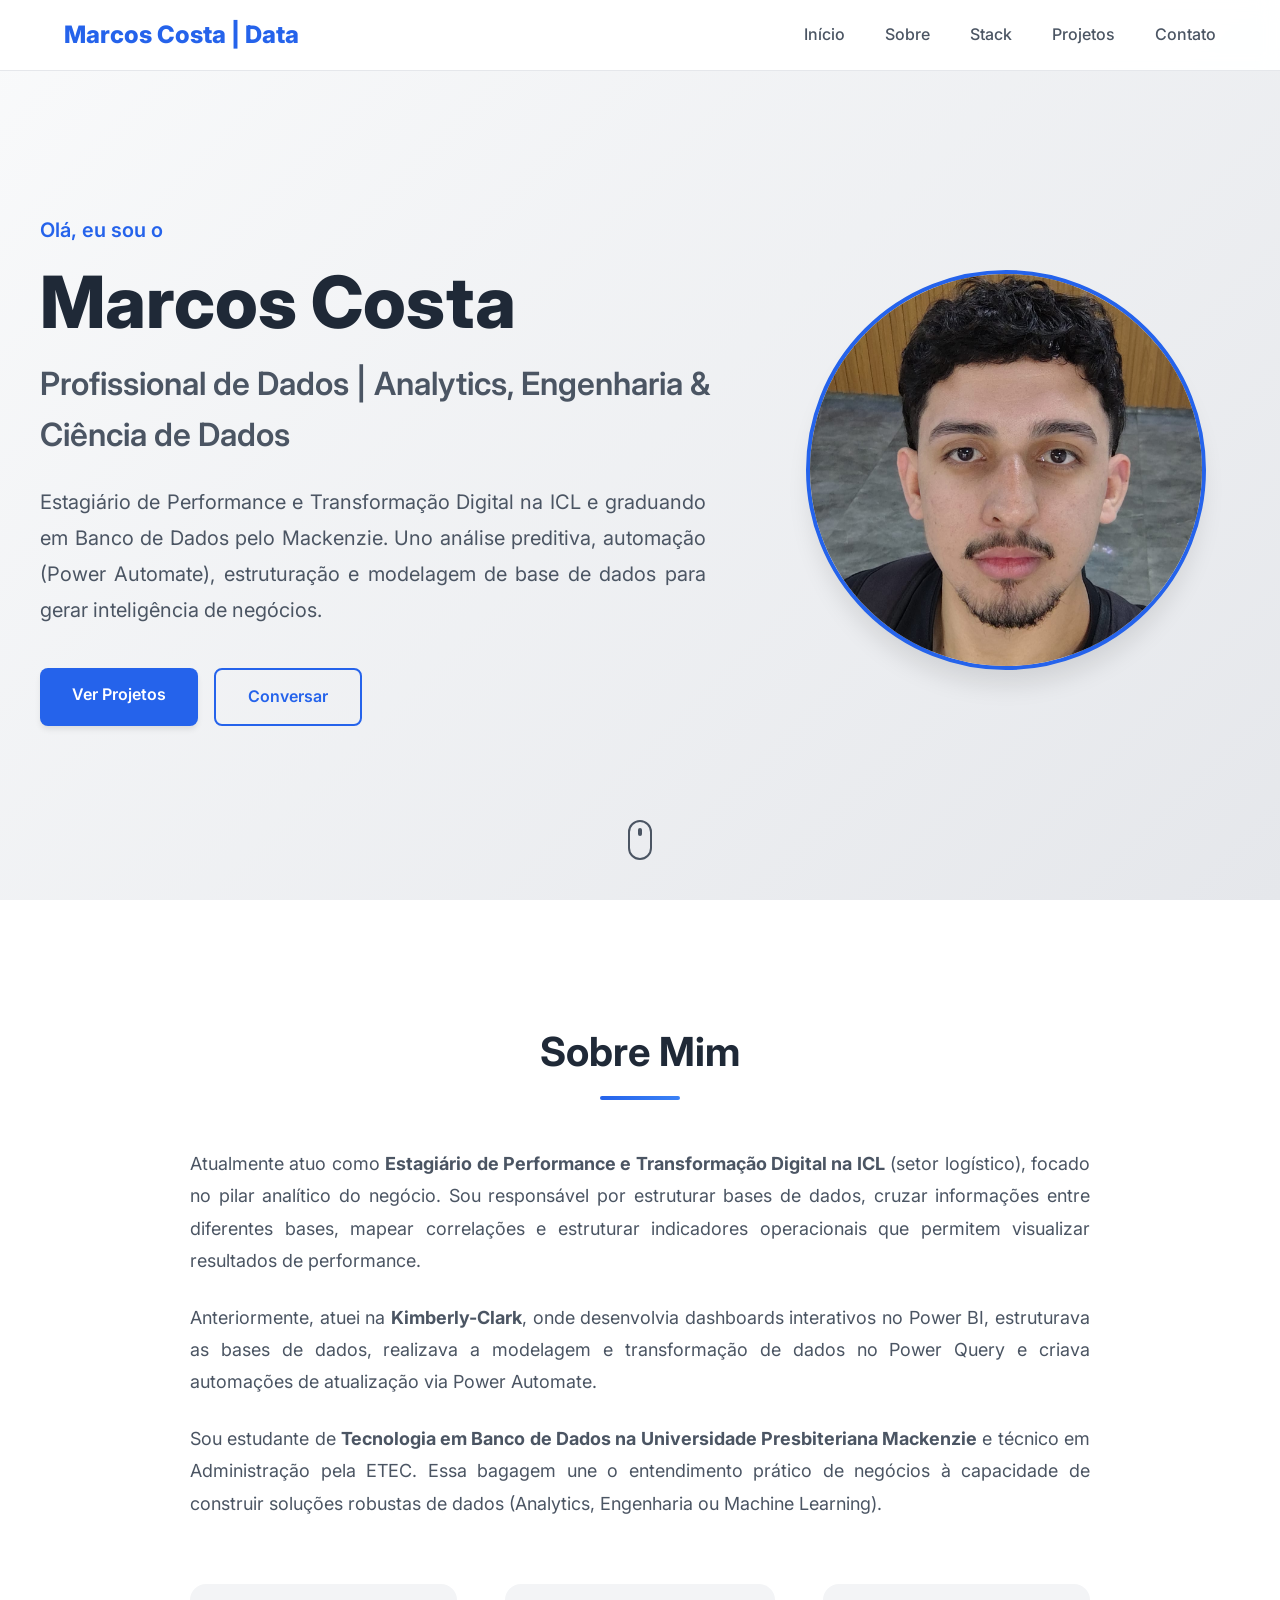
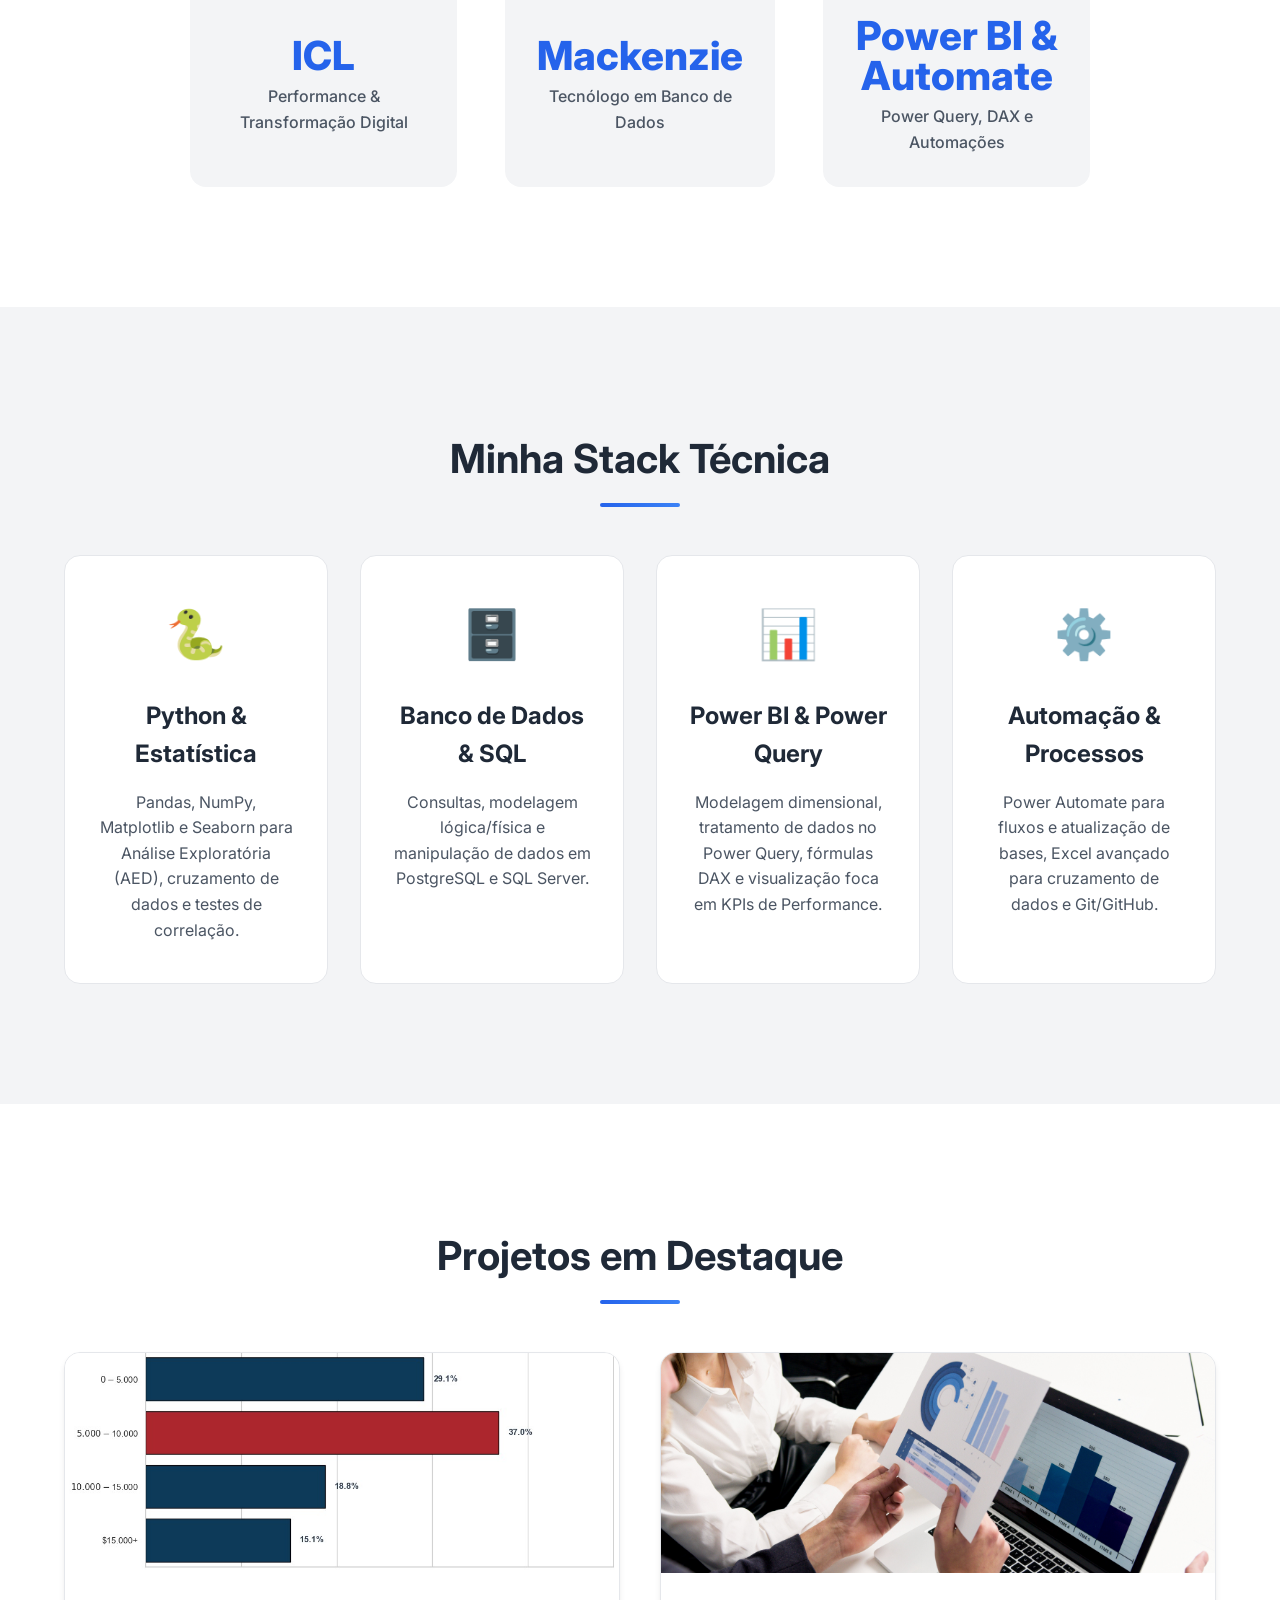
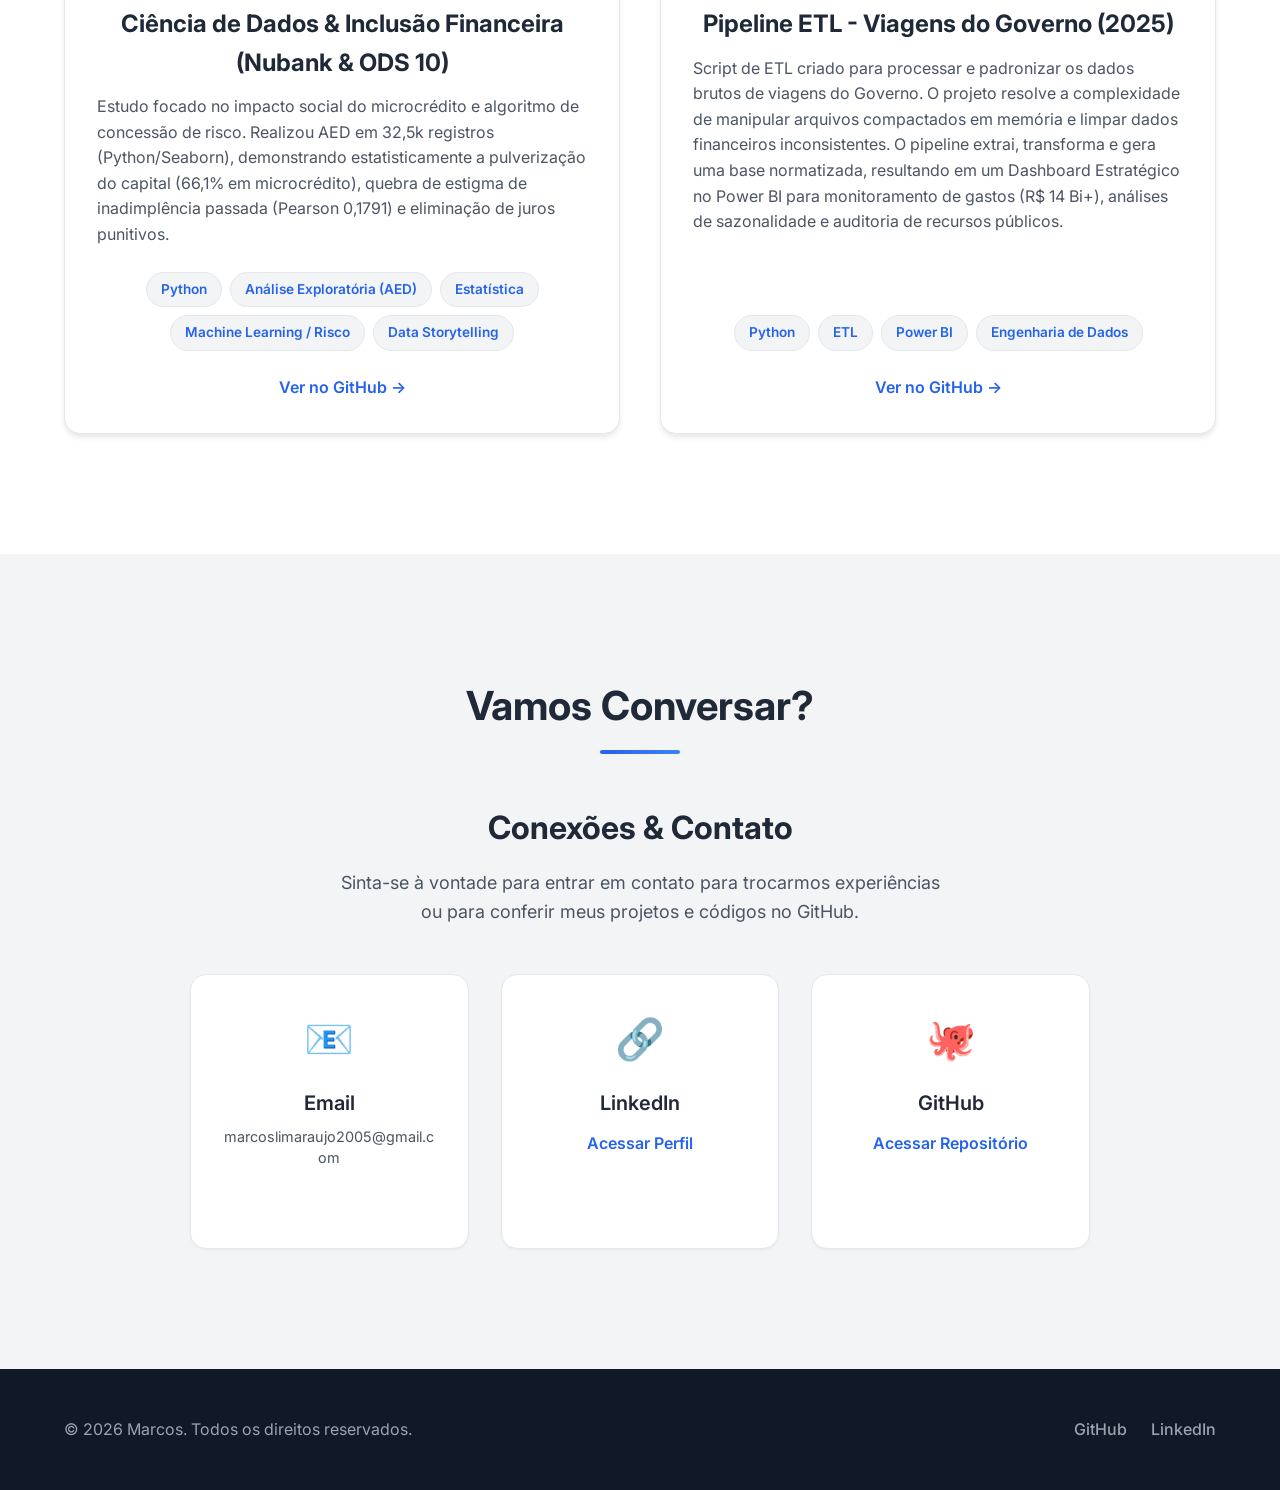
<file: index.html>
<!doctype html>
<html lang="pt-BR">
<head>
  <meta charset="UTF-8" />
  <meta name="viewport" content="width=device-width, initial-scale=1.0" />
  <title>Portfólio de Dados | Marcos Costa</title>
  <link rel="stylesheet" href="style.css" />
  <link href="https://fonts.googleapis.com/css2?family=Inter:wght@400;500;600;700;800&display=swap" rel="stylesheet">
</head>
<body>
  <nav class="navbar">
    <div class="nav-container">
      <a href="#home" class="logo">Marcos Costa | Data</a>
      <ul class="nav-menu">
        <li><a href="#home" class="nav-link">Início</a></li>
        <li><a href="#about" class="nav-link">Sobre</a></li>
        <li><a href="#skills" class="nav-link">Stack</a></li>
        <li><a href="#projects" class="nav-link">Projetos</a></li>
        <li><a href="#contact" class="nav-link">Contato</a></li>
      </ul>
    </div>
  </nav>

  <section id="home" class="hero">
    <div class="hero-content">
      <div class="hero-text">
        <span class="hero-greeting">Olá, eu sou o</span>
        <h1 class="hero-name">Marcos Costa</h1>
        <h2 class="hero-title">Profissional de Dados | Analytics, Engenharia & Ciência de Dados</h2>
        <p class="hero-description">
          Estagiário de Performance e Transformação Digital na ICL e graduando em Banco de Dados pelo Mackenzie. Uno análise preditiva, automação (Power Automate), estruturação e modelagem de base de dados para gerar inteligência de negócios.
        </p>
        <div class="hero-buttons">
          <a href="#projects" class="btn btn-primary">Ver Projetos</a>
          <a href="#contact" class="btn btn-secondary">Conversar</a>
        </div>
      </div>

      <div class="hero-image-container">
        <div class="hero-placeholder">
          <span>
            <img src="img/foto.jpg" alt="Foto de Marcos Costa"/>
          </span>
        </div>
      </div>
    </div>
    
    <div class="scroll-indicator">
      <span></span>
    </div>
  </section>

  <section id="about" class="about">
    <div class="container">
      <h2 class="section-title">Sobre Mim</h2>
      <div class="about-content">
        <div class="about-text">
          <p>
            Atualmente atuo como <strong>Estagiário de Performance e Transformação Digital na ICL</strong> (setor logístico), focado no pilar analítico do negócio. Sou responsável por estruturar bases de dados, cruzar informações entre diferentes bases, mapear correlações e estruturar indicadores operacionais que permitem visualizar resultados de performance.
          </p>
          <p>
            Anteriormente, atuei na <strong>Kimberly-Clark</strong>, onde desenvolvia dashboards interativos no Power BI, estruturava as bases de dados, realizava a modelagem e transformação de dados no Power Query e criava automações de atualização via Power Automate.
          </p>
          <p>
            Sou estudante de <strong>Tecnologia em Banco de Dados na Universidade Presbiteriana Mackenzie</strong> e técnico em Administração pela ETEC. Essa bagagem une o entendimento prático de negócios à capacidade de construir soluções robustas de dados (Analytics, Engenharia ou Machine Learning).
          </p>

          <div class="about-stats">
            <div class="stat">
              <span class="stat-number">ICL</span>
              <span class="stat-label">Performance & Transformação Digital</span>
            </div>
            <div class="stat">
              <span class="stat-number">Mackenzie</span>
              <span class="stat-label">Tecnólogo em Banco de Dados</span>
            </div>
            <div class="stat">
              <span class="stat-number">Power BI & Automate</span>
              <span class="stat-label">Power Query, DAX e Automações</span>
            </div>
          </div>
        </div>
      </div>
    </div>
  </section>

  <section id="skills" class="skills">
    <div class="container">
      <h2 class="section-title">Minha Stack Técnica</h2>
      <div class="skills-grid">
        <div class="skill-card">
          <div class="skill-icon">🐍</div>
          <h3>Python & Estatística</h3>
          <p>Pandas, NumPy, Matplotlib e Seaborn para Análise Exploratória (AED), cruzamento de dados e testes de correlação.</p>
        </div>
        <div class="skill-card">
          <div class="skill-icon">🗄️</div>
          <h3>Banco de Dados & SQL</h3>
          <p>Consultas, modelagem lógica/física e manipulação de dados em PostgreSQL e SQL Server.</p>
        </div>
        <div class="skill-card">
          <div class="skill-icon">📊</div>
          <h3>Power BI & Power Query</h3>
          <p>Modelagem dimensional, tratamento de dados no Power Query, fórmulas DAX e visualização foca em KPIs de Performance.</p>
        </div>
        <div class="skill-card">
          <div class="skill-icon">⚙️</div>
          <h3>Automação & Processos</h3>
          <p>Power Automate para fluxos e atualização de bases, Excel avançado para cruzamento de dados e Git/GitHub.</p>
        </div>
      </div>
    </div>
  </section>

  <section id="projects" class="projects">
    <div class="container">
      <h2 class="section-title">Projetos em Destaque</h2>
      <div class="projects-grid">
        <div class="project-card">
          <div class="project-image">
            <img src="img/AED.jpg" alt="Análise de Dados e Inclusão Financeira - Nubank" />
          </div>
          <div class="project-content">
            <h3>Ciência de Dados & Inclusão Financeira (Nubank & ODS 10)</h3>
            <p>Estudo focado no impacto social do microcrédito e algoritmo de concessão de risco. Realizou AED em 32,5k registros (Python/Seaborn), demonstrando estatisticamente a pulverização do capital (66,1% em microcrédito), quebra de estigma de inadimplência passada (Pearson 0,1791) e eliminação de juros punitivos.</p>
            <div class="project-tags">
              <span class="tag">Python</span>
              <span class="tag">Análise Exploratória (AED)</span>
              <span class="tag">Estatística</span>
              <span class="tag">Machine Learning / Risco</span>
              <span class="tag">Data Storytelling</span>
            </div>
            <a href="https://github.com/marcosaraujoCL/projeto-aplicado-inclusao-financeira" target="_blank" rel="noopener noreferrer" class="project-link">Ver no GitHub →</a>
          </div>
        </div>

        <div class="project-card">
          <div class="project-image">
            <img src="img/etl_viagens.jpg" alt="Pipeline ETL" />
          </div>
          <div class="project-content">
            <h3>Pipeline ETL - Viagens do Governo (2025)</h3>
            <p>Script de ETL criado para processar e padronizar os dados brutos de viagens do Governo. O projeto resolve a complexidade de manipular arquivos compactados em memória e limpar dados financeiros inconsistentes. O pipeline extrai, transforma e gera uma base normatizada, resultando em um Dashboard Estratégico no Power BI para monitoramento de gastos (R$ 14 Bi+), análises de sazonalidade e auditoria de recursos públicos.</p>
            <div class="project-tags">
              <span class="tag">Python</span>
              <span class="tag">ETL</span>
              <span class="tag">Power BI</span>
              <span class="tag">Engenharia de Dados</span>
            </div>
            <a href="https://github.com/marcosaraujoCL/etl-viagens-governo-br" target="_blank" rel="noopener noreferrer" class="project-link">Ver no GitHub →</a>
          </div>
        </div>
      </div>
    </div>
  </section>

  <section id="contact" class="contact">
    <div class="container">
      <h2 class="section-title">Vamos Conversar?</h2>
      <div class="contact-content-centered">
        <div class="contact-info-full">
          <h3>Conexões & Contato</h3>
          <p>
            Sinta-se à vontade para entrar em contato para trocarmos experiências ou para conferir meus projetos e códigos no GitHub.
          </p>
          <div class="contact-methods-row">
            <div class="contact-card">
              <span class="contact-icon">📧</span>
              <h4>Email</h4>
              <p class="email-text">marcoslimaraujo2005@gmail.com</p>
            </div>
            <div class="contact-card">
              <span class="contact-icon">🔗</span>
              <h4>LinkedIn</h4>
              <a href="https://www.linkedin.com/in/marcos-costa-92932932b?utm_source=share&utm_campaign=share_via&utm_content=profile&utm_medium=android_app" target="_blank" rel="noopener noreferrer">Acessar Perfil</a>
            </div>
            <div class="contact-card">
              <span class="contact-icon">🐙</span>
              <h4>GitHub</h4>
              <a href="https://github.com/marcosaraujoCL" target="_blank" rel="noopener noreferrer">Acessar Repositório</a>
            </div>
          </div>
        </div>
      </div>
    </div>
  </section>

  <footer class="footer">
    <div class="container">
      <div class="footer-content">
        <p>&copy; 2026 Marcos. Todos os direitos reservados.</p>
        <div class="social-links">
          <a href="https://github.com/marcosaraujoCL" target="_blank" rel="noopener noreferrer" class="social-link">GitHub</a>
          <a href="https://www.linkedin.com/in/marcos-costa-92932932b?utm_source=share&utm_campaign=share_via&utm_content=profile&utm_medium=android_app" target="_blank" rel="noopener noreferrer" class="social-link">LinkedIn</a>
        </div>
      </div>
    </div>
  </footer>
</body>
</html>
</file>
<file: style.css>
* {
  margin: 0;
  padding: 0;
  box-sizing: border-box;
}

:root {
  --primary-color: #2563eb;
  --secondary-color: #1e40af;
  --accent-color: #3b82f6;
  --text-primary: #1f2937;
  --text-secondary: #4b5563;
  --text-light: #9ca3af;
  --bg-primary: #ffffff;
  --bg-secondary: #f3f4f6;
  --bg-dark: #111827;
  --border-color: #e5e7eb;
  --shadow-sm: 0 1px 2px 0 rgba(0, 0, 0, 0.05);
  --shadow-md: 0 4px 6px -1px rgba(0, 0, 0, 0.1);
  --shadow-lg: 0 10px 15px -3px rgba(0, 0, 0, 0.1);
  --shadow-xl: 0 20px 25px -5px rgba(0, 0, 0, 0.1);
}

html {
  scroll-behavior: smooth;
  font-size: 16px;
}

body {
  font-family: 'Inter', -apple-system, BlinkMacSystemFont, 'Segoe UI', Roboto, sans-serif;
  line-height: 1.6;
  color: var(--text-primary);
  background-color: var(--bg-primary);
  overflow-x: hidden;
}

.container {
  max-width: 1200px;
  margin: 0 auto;
  padding: 0 24px;
}

/* Títulos das Seções */
.section-title {
  font-size: 2.5rem;
  font-weight: 700;
  text-align: center;
  margin-bottom: 64px;
  color: var(--text-primary);
  position: relative;
}

.section-title::after {
  content: '';
  position: absolute;
  bottom: -16px;
  left: 50%;
  transform: translateX(-50%);
  width: 80px;
  height: 4px;
  background: linear-gradient(90deg, var(--primary-color), var(--accent-color));
  border-radius: 2px;
}

/* Navbar */
.navbar {
  position: fixed;
  top: 0;
  left: 0;
  right: 0;
  background: rgba(255, 255, 255, 0.95);
  backdrop-filter: blur(10px);
  border-bottom: 1px solid var(--border-color);
  padding: 16px 0;
  z-index: 1000;
  transition: all 0.3s ease;
}

.nav-container {
  max-width: 1200px;
  margin: 0 auto;
  padding: 0 24px;
  display: flex;
  justify-content: space-between;
  align-items: center;
}

.logo {
  font-size: 1.5rem;
  font-weight: 800;
  color: var(--primary-color);
  text-decoration: none;
  transition: color 0.3s ease;
}

.logo:hover {
  color: var(--accent-color);
}

.nav-menu {
  display: flex;
  list-style: none;
  gap: 40px;
  align-items: center;
}

.nav-link {
  color: var(--text-secondary);
  text-decoration: none;
  font-weight: 500;
  transition: color 0.3s ease;
  position: relative;
}

.nav-link::after {
  content: '';
  position: absolute;
  bottom: -4px;
  left: 0;
  width: 0;
  height: 2px;
  background: var(--primary-color);
  transition: width 0.3s ease;
}

.nav-link:hover {
  color: var(--primary-color);
}

.nav-link:hover::after {
  width: 100%;
}

/* --- Hero Section --- */
.hero {
  min-height: 100vh;
  display: flex;
  flex-direction: column;
  justify-content: center;
  position: relative;
  background: linear-gradient(135deg, #f9fafb 0%, #e5e7eb 100%);
  padding: 120px 24px 80px;
}

.hero-content {
  max-width: 1200px;
  width: 100%;
  margin: 0 auto;
  display: grid;
  grid-template-columns: 1.5fr 1fr; 
  align-items: center;
  gap: 32px;
}

.hero-text {
  width: 100%;
  text-align: left;
}

.hero-greeting {
  display: inline-block;
  font-size: 1.25rem;
  font-weight: 600;
  color: var(--primary-color);
  margin-bottom: 16px;
  animation: fadeInUp 0.6s ease;
}

.hero-name {
  font-size: 4.5rem;
  font-weight: 800;
  line-height: 1.1;
  margin-bottom: 16px;
  color: var(--text-primary);
  animation: fadeInUp 0.6s ease 0.1s backwards;
}

.hero-title {
  font-size: 2rem;
  font-weight: 600;
  color: var(--text-secondary);
  margin-bottom: 24px;
  animation: fadeInUp 0.6s ease 0.2s backwards;
}

.hero-description {
  font-size: 1.25rem;
  line-height: 1.8;
  color: var(--text-secondary);
  margin-bottom: 40px;
  max-width: 95%;
  text-align: justify;
  animation: fadeInUp 0.6s ease 0.3s backwards;
}

.hero-buttons {
  display: flex;
  justify-content: flex-start;
  gap: 16px;
  animation: fadeInUp 0.6s ease 0.4s backwards;
}

/* Container da Imagem */
.hero-image-container {
  display: flex;
  justify-content: center;
  align-items: center;
  animation: fadeInUp 0.8s ease 0.2s backwards;
}

.hero-placeholder {
  width: 400px;
  height: 400px;
  border: 4px solid var(--primary-color);
  border-radius: 50%;
  display: flex;
  justify-content: center;
  align-items: center;
  overflow: hidden;
  background-color: #fff;
  box-shadow: var(--shadow-xl);
}

.hero-placeholder span {
  width: 100%;
  height: 100%;
  display: block;
}

.hero-placeholder img {
  width: 100%;
  height: 100%;
  object-fit: cover;
  display: block;
}

.btn {
  display: inline-block;
  padding: 14px 32px;
  font-size: 1rem;
  font-weight: 600;
  text-decoration: none;
  border-radius: 8px;
  transition: all 0.3s ease;
  cursor: pointer;
  border: none;
}

.btn-primary {
  background: var(--primary-color);
  color: white;
  box-shadow: var(--shadow-md);
}

.btn-primary:hover {
  background: var(--secondary-color);
  transform: translateY(-2px);
  box-shadow: var(--shadow-lg);
}

.btn-secondary {
  background: transparent;
  color: var(--primary-color);
  border: 2px solid var(--primary-color);
}

.btn-secondary:hover {
  background: var(--primary-color);
  color: white;
  transform: translateY(-2px);
}

/* Scroll Indicator */
.scroll-indicator {
  position: absolute;
  bottom: 40px;
  left: 50%;
  transform: translateX(-50%);
  width: 24px;
  height: 40px;
  border: 2px solid var(--text-secondary);
  border-radius: 12px;
  display: flex;
  justify-content: center;
  padding: 6px;
}

.scroll-indicator span {
  width: 4px;
  height: 8px;
  background: var(--text-secondary);
  border-radius: 2px;
  animation: scroll 2s infinite;
}

@keyframes scroll {
  0%, 100% { transform: translateY(0); opacity: 0; }
  50% { transform: translateY(12px); opacity: 1; }
}

@keyframes fadeInUp {
  from { opacity: 0; transform: translateY(30px); }
  to { opacity: 1; transform: translateY(0); }
}

/* About Section */
.about {
  padding: 120px 0;
  background: var(--bg-primary);
}

.about-content {
  max-width: 900px;
  margin: 0 auto;
}

.about-text p {
  font-size: 1.125rem;
  line-height: 1.8;
  color: var(--text-secondary);
  margin-bottom: 24px;
  text-align: justify; /* Textos justificados aqui */
}

.about-stats {
  display: grid;
  grid-template-columns: repeat(3, 1fr);
  gap: 48px;
  margin-top: 64px;
}

/* CARDS SOBRE MIM - CENTRALIZADOS */
.stat {
  display: flex;
  flex-direction: column;
  justify-content: center;
  align-items: center;
  text-align: center;
  padding: 32px;
  background: var(--bg-secondary);
  border-radius: 16px;
  transition: all 0.3s ease;
  height: 100%;
}

.stat:hover {
  transform: translateY(-8px);
  box-shadow: var(--shadow-lg);
}

.stat-number {
  display: block;
  font-size: 2.5rem;
  font-weight: 800;
  color: var(--primary-color);
  line-height: 1;
  margin-bottom: 8px;
}

.stat-label {
  display: block;
  font-size: 1rem;
  color: var(--text-secondary);
  font-weight: 500;
}

/* Skills Section */
.skills {
  padding: 120px 0;
  background: var(--bg-secondary);
}

.skills-grid {
  display: grid;
  grid-template-columns: repeat(auto-fit, minmax(250px, 1fr));
  gap: 32px;
}

.skill-card {
  background: var(--bg-primary);
  padding: 40px 32px;
  border-radius: 16px;
  text-align: center;
  transition: all 0.3s ease;
  border: 1px solid var(--border-color);
}

.skill-card:hover {
  transform: translateY(-8px);
  box-shadow: var(--shadow-xl);
  border-color: var(--primary-color);
}

.skill-icon {
  font-size: 3rem;
  margin-bottom: 24px;
}

.skill-card h3 {
  font-size: 1.5rem;
  font-weight: 700;
  color: var(--text-primary);
  margin-bottom: 16px;
}

.skill-card p {
  color: var(--text-secondary);
  line-height: 1.6;
}

/* Projects Section */
.projects {
  padding: 120px 0;
  background: var(--bg-primary);
}

.projects-grid {
  display: grid;
  grid-template-columns: repeat(auto-fit, minmax(320px, 1fr));
  gap: 40px;
  justify-content: center;
}

.project-card {
  background: var(--bg-primary);
  border-radius: 16px;
  overflow: hidden;
  box-shadow: var(--shadow-md);
  transition: all 0.3s ease;
  border: 1px solid var(--border-color);
  display: flex;
  flex-direction: column;
}

.project-card:hover {
  transform: translateY(-12px);
  box-shadow: var(--shadow-xl);
}

.project-image {
  width: 100%;
  height: 220px;
  overflow: hidden;
  background: var(--bg-secondary);
}

.project-image img {
  width: 100%;
  height: 100%;
  object-fit: cover;
  transition: transform 0.3s ease;
}

.project-card:hover .project-image img {
  transform: scale(1.05);
}

/* CARDS DE PROJETO - ESTRUTURA MISTA */
.project-content {
  padding: 32px;
  flex-grow: 1;
  display: flex;
  flex-direction: column;
  align-items: center; 
}

.project-content h3 {
  font-size: 1.5rem;
  font-weight: 700;
  color: var(--text-primary);
  margin-bottom: 12px;
  text-align: center; /* Mantém o título centralizado */
}

.project-content p {
  color: var(--text-secondary);
  line-height: 1.6;
  margin-bottom: 24px;
  flex-grow: 1;
  text-align: left; /* <-- ALTERADO: Agora alinhado à esquerda para não dar os espaços brancos */
}

.project-tags {
  display: flex;
  flex-wrap: wrap;
  justify-content: center; /* Centraliza as caixinhas de tags */
  gap: 8px;
  margin-bottom: 24px;
}

.tag {
  display: inline-block;
  padding: 6px 14px;
  background: var(--bg-secondary);
  color: var(--primary-color);
  font-size: 0.85rem;
  font-weight: 600;
  border-radius: 20px;
  border: 1px solid var(--border-color);
}

.project-link {
  display: inline-flex;
  align-items: center;
  color: var(--primary-color);
  font-weight: 600;
  text-decoration: none;
  transition: all 0.3s ease;
  margin-top: auto;
  align-self: center; /* Mantém o botão centralizado */
}

.project-link:hover {
  color: var(--secondary-color);
  transform: translateY(-4px); 
}

/* Contact Section */
.contact {
  padding: 120px 0;
  background: var(--bg-secondary);
}

.contact-content-centered {
  max-width: 900px;
  margin: 0 auto;
  text-align: center;
}

.contact-info-full h3 {
  font-size: 2rem;
  font-weight: 700;
  color: var(--text-primary);
  margin-bottom: 16px;
}

.contact-info-full p {
  font-size: 1.125rem;
  color: var(--text-secondary);
  margin-bottom: 48px;
  max-width: 600px;
  margin-left: auto;
  margin-right: auto;
}

.contact-methods-row {
  display: flex;
  justify-content: center;
  gap: 32px;
  flex-wrap: wrap;
}

.contact-card {
  background: var(--bg-primary);
  padding: 32px;
  border-radius: 16px;
  box-shadow: var(--shadow-sm);
  border: 1px solid var(--border-color);
  min-width: 240px;
  flex: 1;
  max-width: 300px;
  transition: transform 0.3s ease, border-color 0.3s ease;
  display: flex;
  flex-direction: column;
  align-items: center;
}

.contact-card:hover {
  transform: translateY(-8px);
  border-color: var(--primary-color);
  box-shadow: var(--shadow-md);
}

.contact-icon {
  font-size: 2.5rem;
  margin-bottom: 16px;
}

.contact-card h4 {
  font-size: 1.25rem;
  font-weight: 600;
  color: var(--text-primary);
  margin-bottom: 8px;
}

.contact-card p, 
.contact-card a {
  color: var(--text-secondary);
  text-decoration: none;
  font-size: 1rem;
}

.email-text {
  word-break: break-word; 
  font-size: 0.9rem !important; 
  line-height: 1.4;
  text-align: center;
}

.contact-card a {
  color: var(--primary-color);
  font-weight: 600;
  margin-top: 4px;
}

.contact-card a:hover {
  text-decoration: underline;
}

/* Footer */
.footer {
  background: var(--bg-dark);
  color: var(--text-light);
  padding: 48px 0;
}

.footer-content {
  display: flex;
  justify-content: space-between;
  align-items: center;
}

.social-links {
  display: flex;
  gap: 24px;
}

.social-link {
  color: var(--text-light);
  text-decoration: none;
  font-weight: 500;
  transition: color 0.3s ease;
}

.social-link:hover {
  color: var(--primary-color);
}

/* Responsividade */
@media (max-width: 968px) {
  .hero-content {
    display: flex;
    flex-direction: column-reverse;
    text-align: center;
    gap: 32px;
  }
  
  .hero-text {
    max-width: 100%;
    text-align: center;
  }

  .hero-description {
    max-width: 100%;
    margin-left: auto;
    margin-right: auto;
    text-align: center; 
  }

  .hero-buttons {
    justify-content: center;
  }

  .hero-placeholder {
    width: 280px;
    height: 280px;
  }

  .hero-name {
    font-size: 3rem;
  }
}

@media (max-width: 768px) {
  .nav-container {
    flex-direction: column;
    gap: 16px;
  }
  
  .nav-menu {
    display: flex;
    flex-wrap: wrap;
    justify-content: center;
    gap: 16px;
  }

  .about-stats {
    grid-template-columns: 1fr;
    gap: 24px;
  }
  
  .contact-methods-row {
    flex-direction: column;
    align-items: center;
  }
  
  .contact-card {
    width: 100%;
    max-width: 100%;
  }

  .footer-content {
    flex-direction: column;
    gap: 24px;
    text-align: center;
  }
}
</file>
